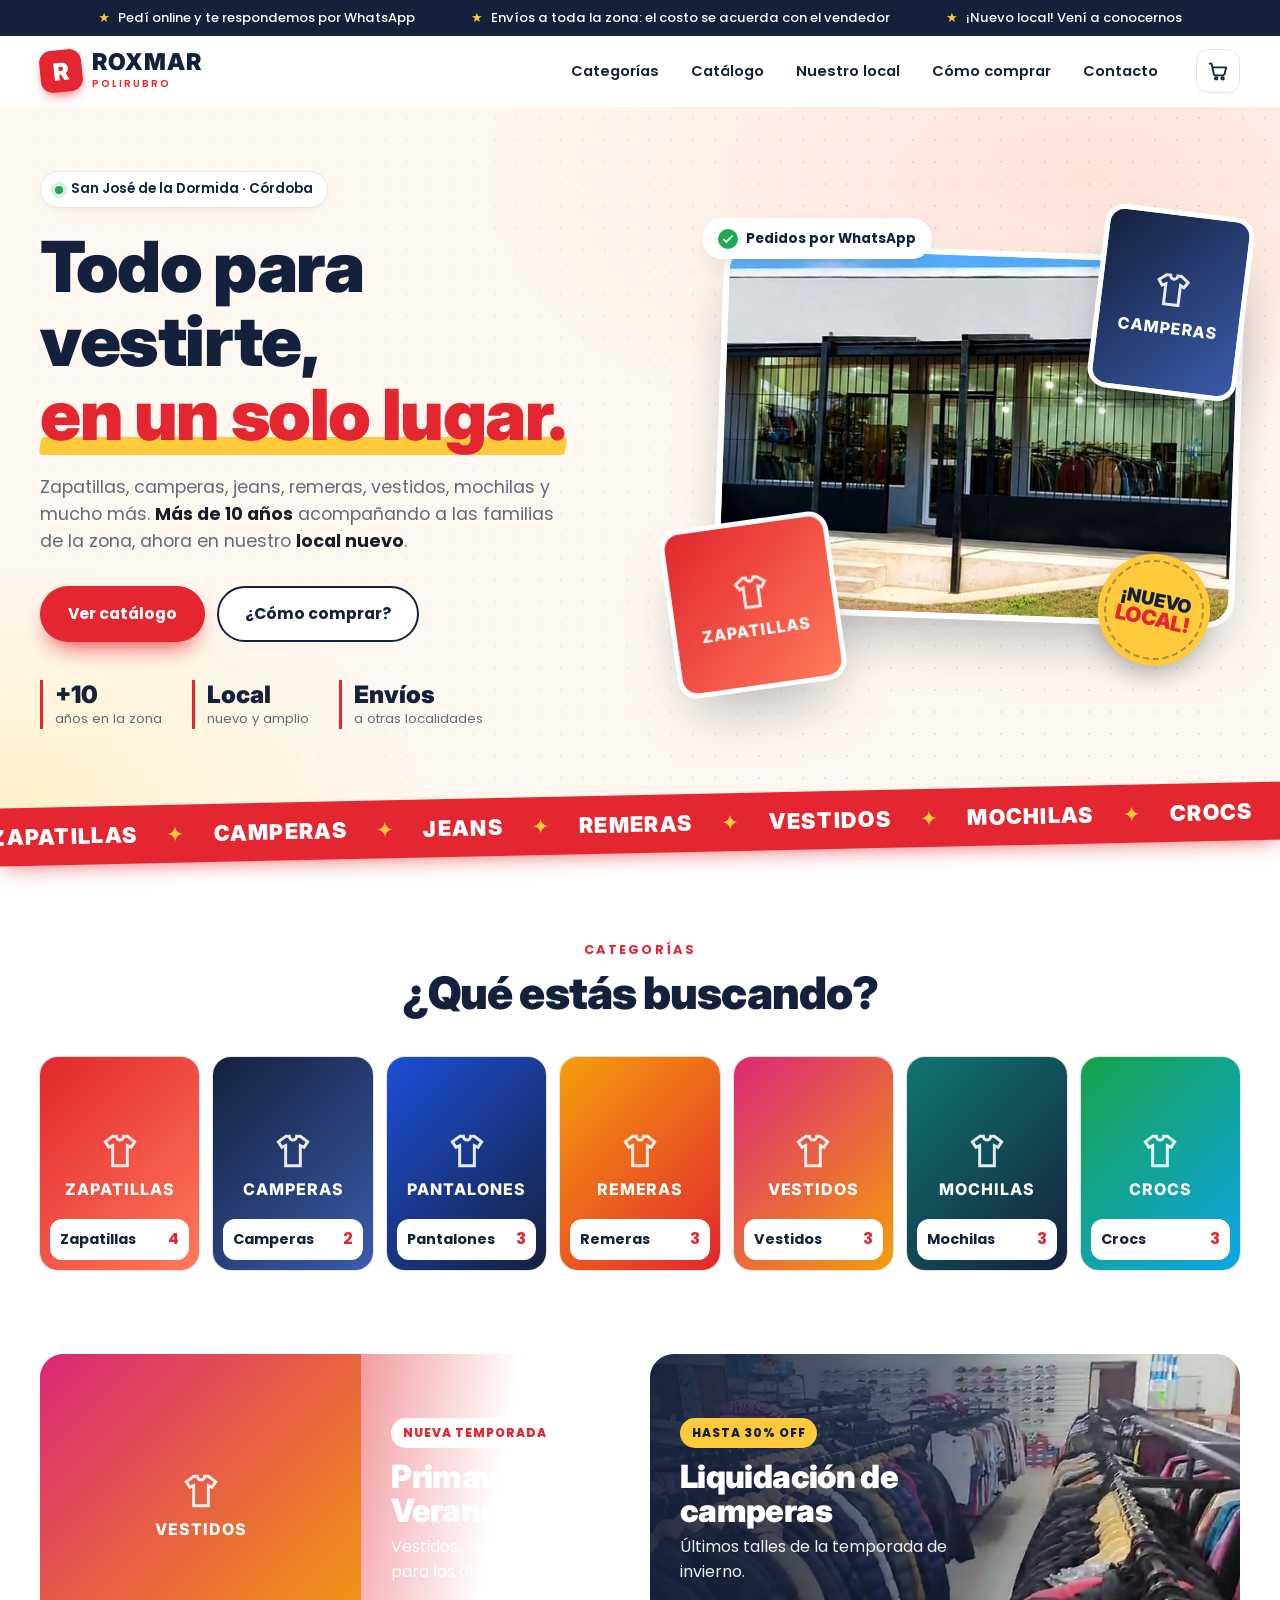
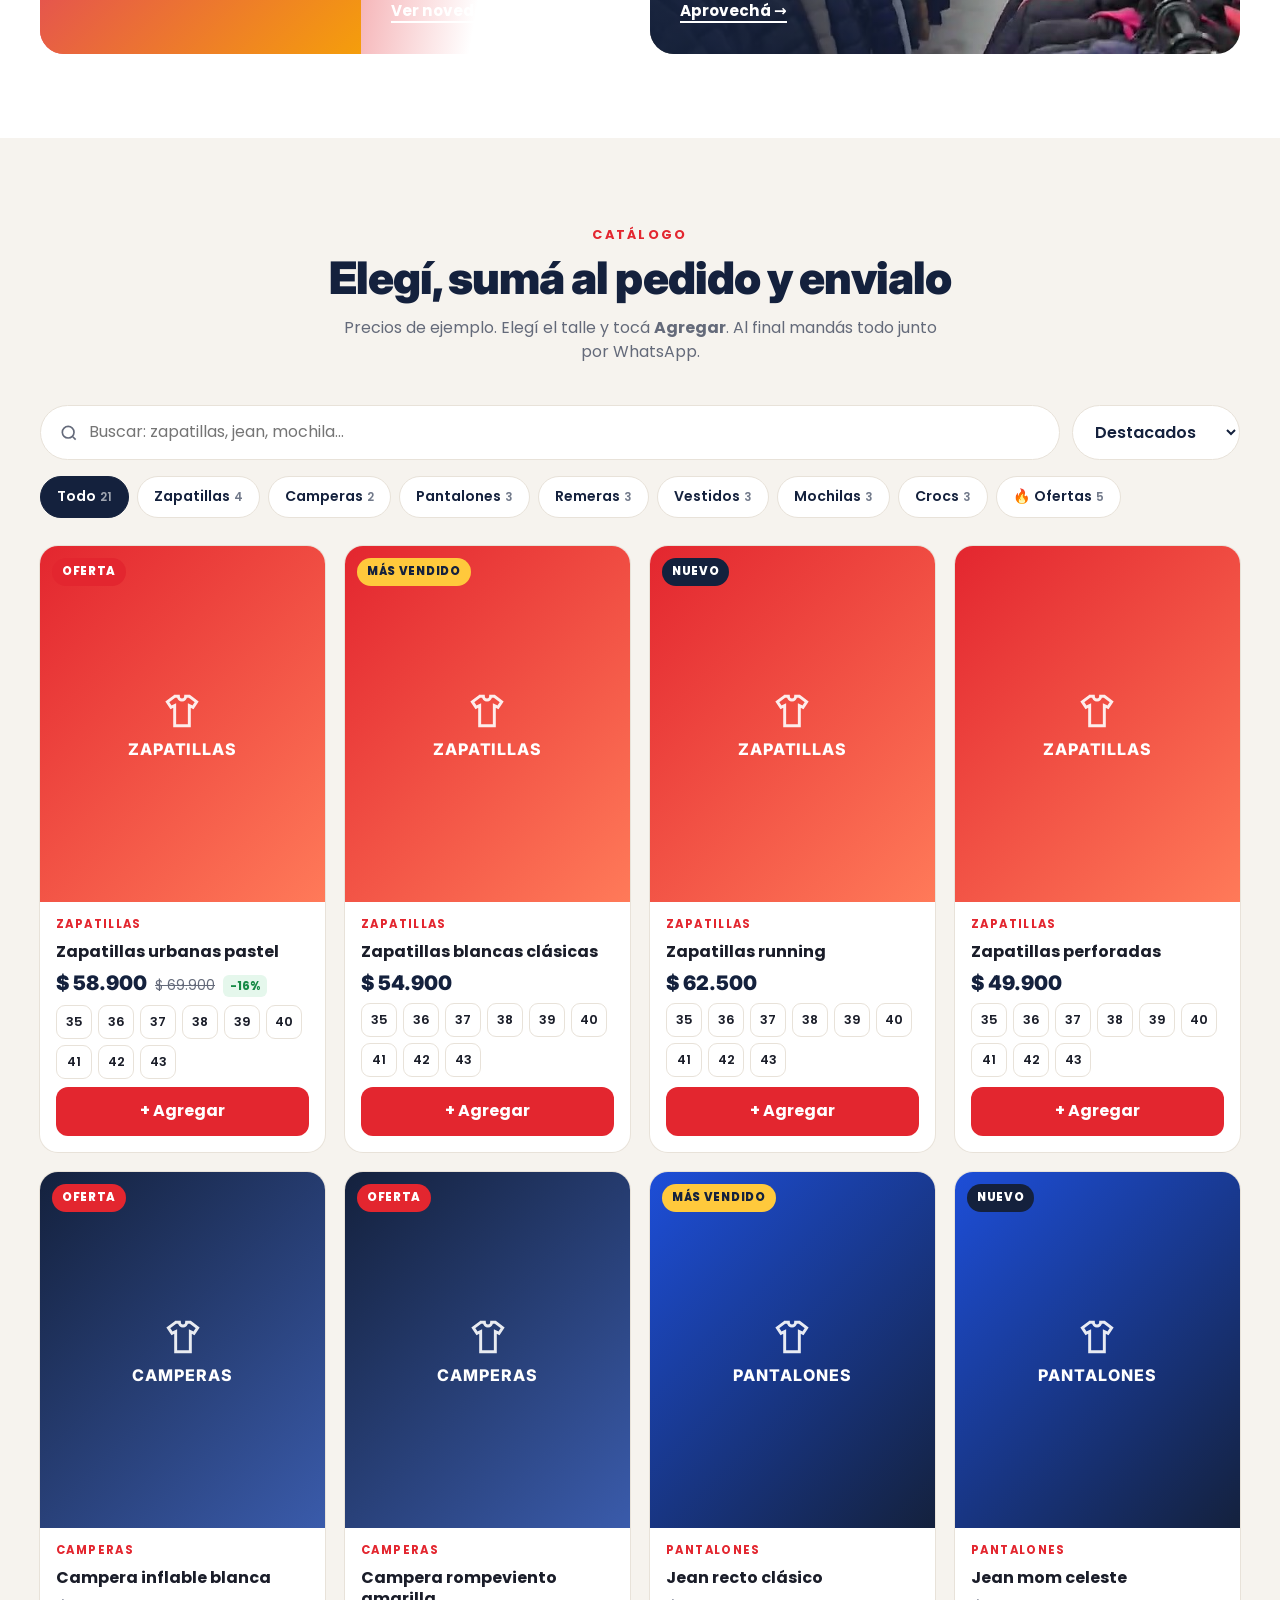
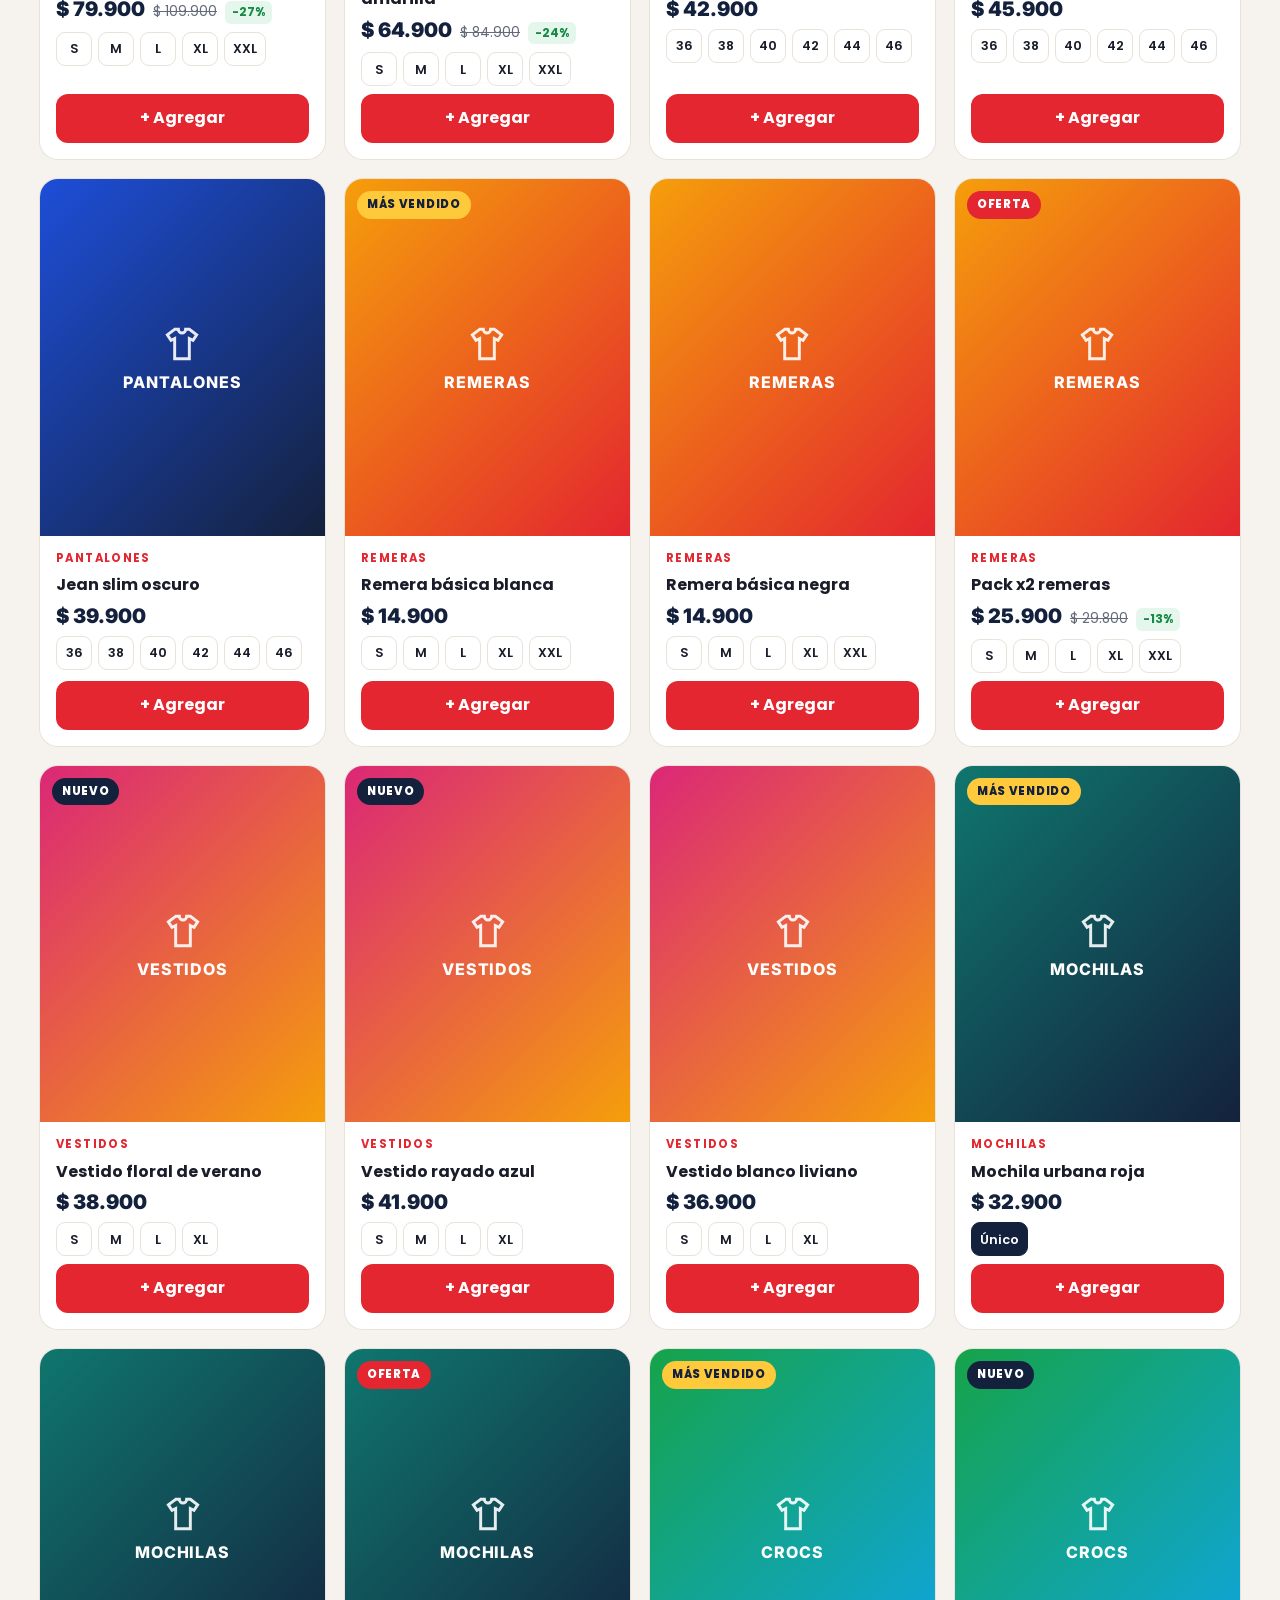
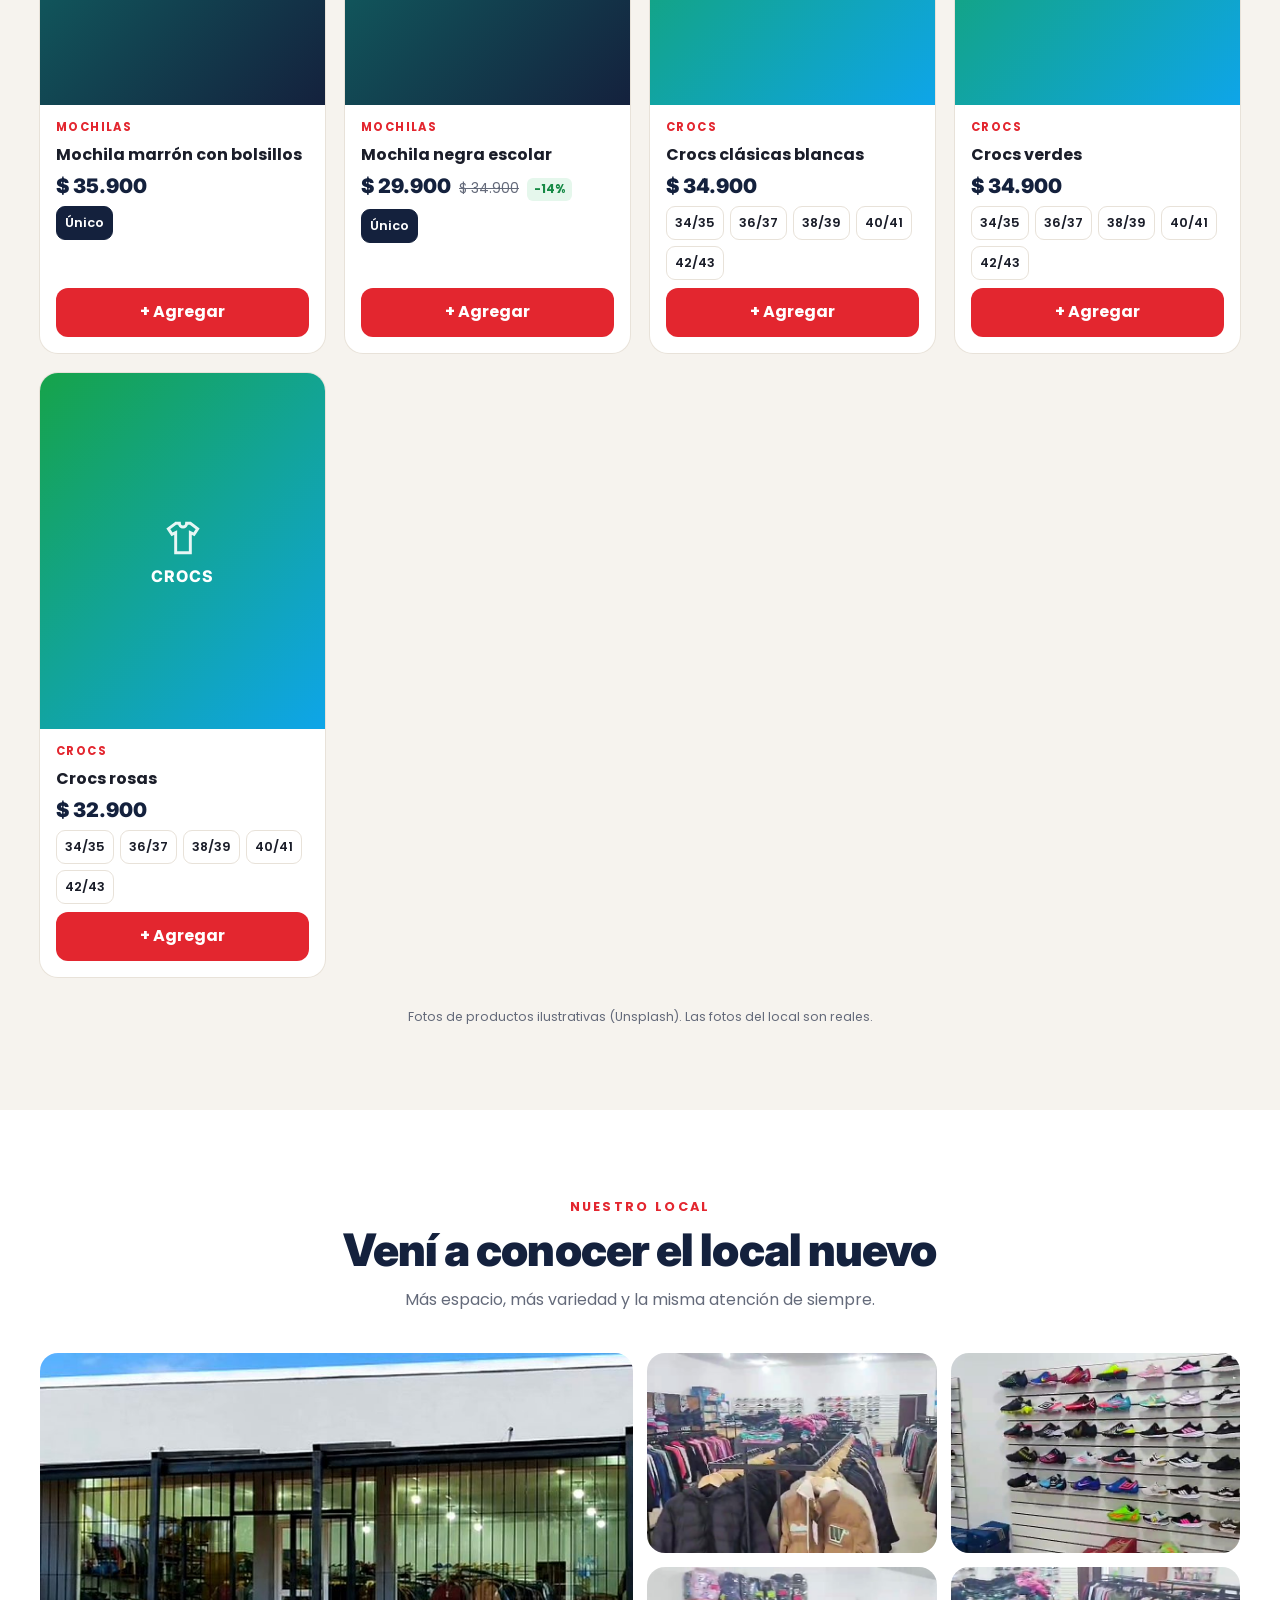
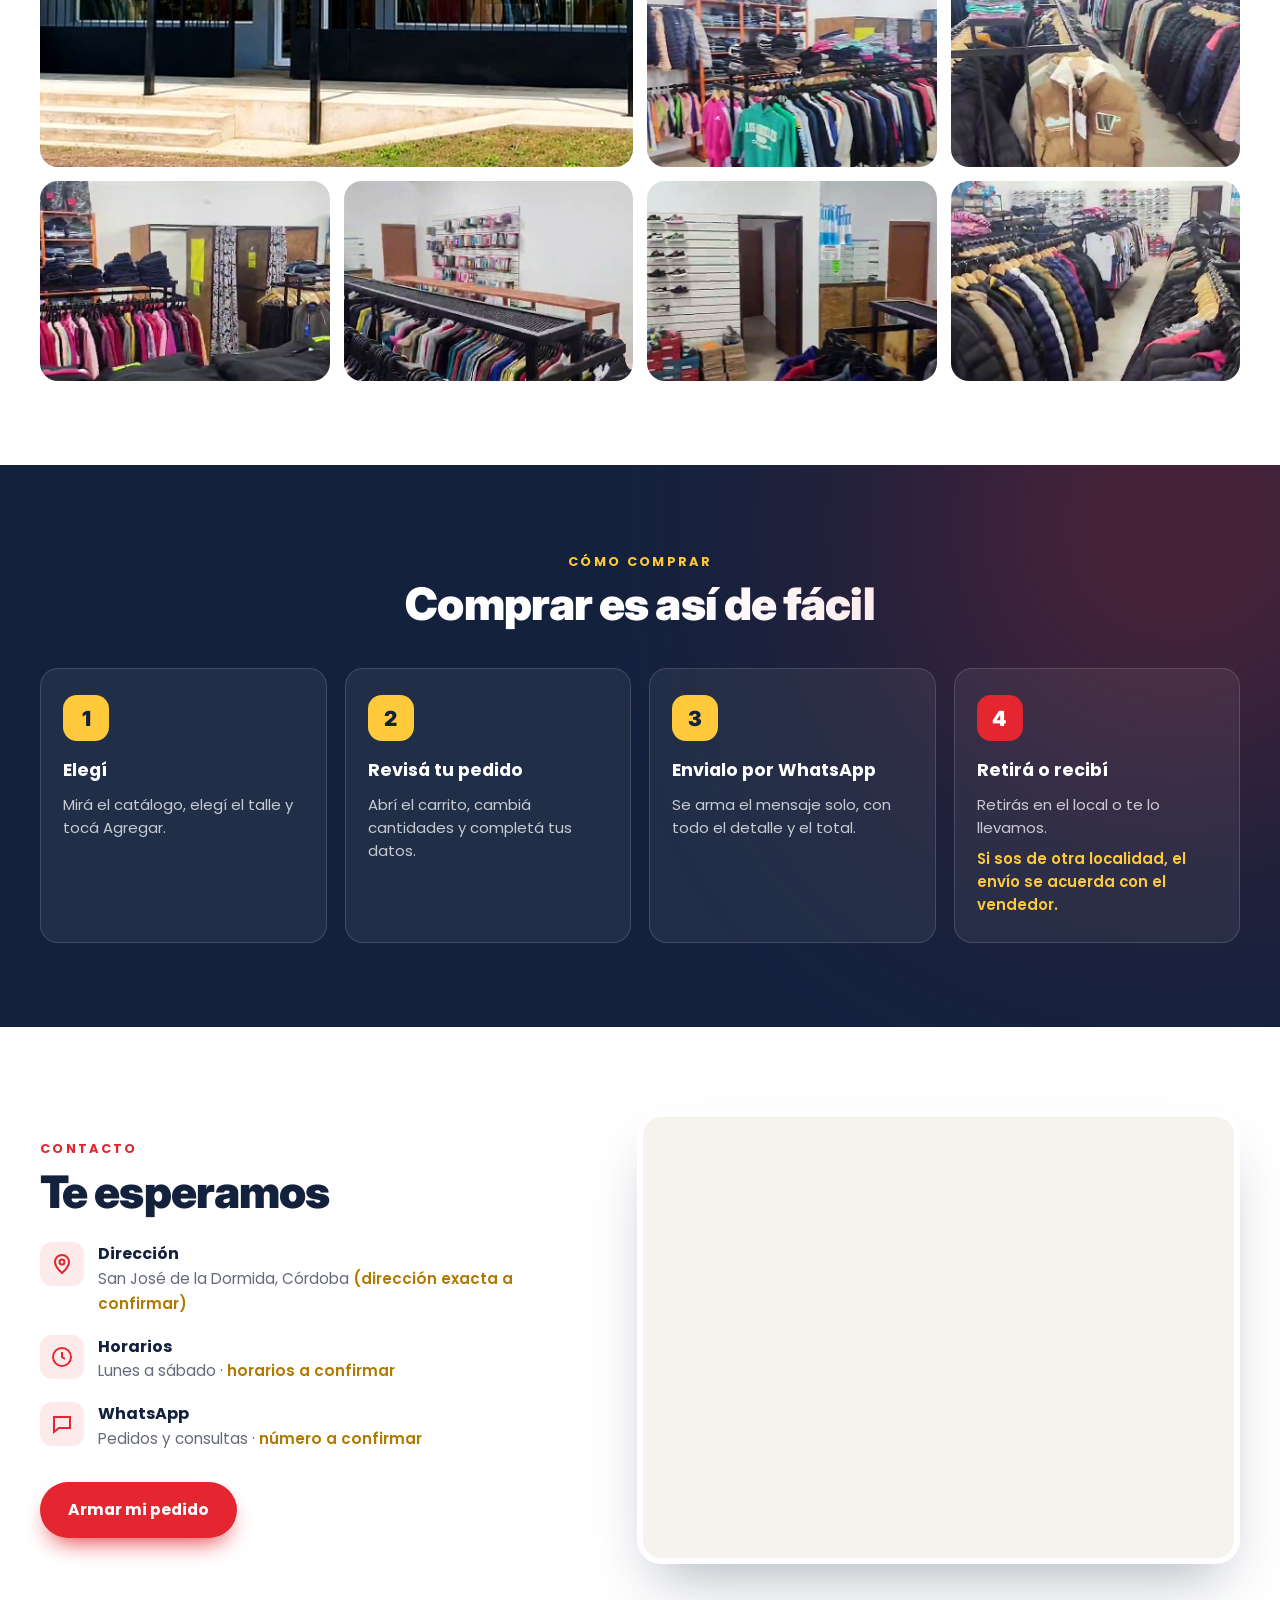
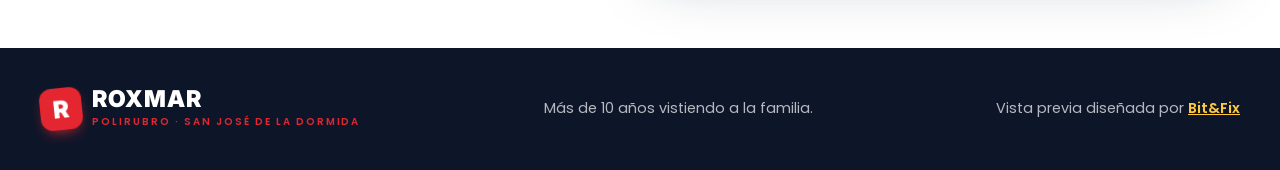
<file: demos/roxmar/index.html>
<!DOCTYPE html>
<html lang="es-AR">
<head>
  <meta charset="UTF-8">
  <meta name="viewport" content="width=device-width, initial-scale=1.0">
  <title>ROXMAR | Ropa, zapatillas y más en San José de la Dormida</title>
  <meta name="description" content="Polirubro ROXMAR: zapatillas, camperas, jeans, remeras, vestidos, mochilas y Crocs en San José de la Dormida, Córdoba. Armá tu pedido online y envialo por WhatsApp.">
  <meta name="theme-color" content="#e3262f">
  <meta property="og:type" content="website">
  <meta property="og:title" content="ROXMAR | Tu local en San José de la Dormida">
  <meta property="og:description" content="Zapatillas, camperas, jeans y mucho más. Pedí online y te respondemos por WhatsApp.">
  <meta property="og:image" content="https://bit-fix.pages.dev/demos/roxmar/img/fachada.jpg">
  <link rel="icon" href="data:image/svg+xml,%3Csvg xmlns='http://www.w3.org/2000/svg' viewBox='0 0 64 64'%3E%3Crect width='64' height='64' rx='16' fill='%23e3262f'/%3E%3Ctext x='32' y='44' font-family='Arial Black,Arial' font-weight='900' font-size='36' text-anchor='middle' fill='white'%3ER%3C/text%3E%3C/svg%3E">
  <link rel="preconnect" href="https://fonts.googleapis.com">
  <link rel="preconnect" href="https://fonts.gstatic.com" crossorigin>
  <link rel="preconnect" href="https://images.unsplash.com">
  <link href="https://fonts.googleapis.com/css2?family=Inter:wght@800;900&family=Poppins:wght@400;500;600;700;800&display=swap" rel="stylesheet">
  <link rel="stylesheet" href="style.css">
</head>
<body>
  <a class="skip" href="#catalogo">Saltar al catálogo</a>

  <!-- Barra de anuncios -->
  <div class="announce">
    <div class="announce__track">
      <span>Pedí online y te respondemos por WhatsApp</span>
      <span>Envíos a toda la zona: el costo se acuerda con el vendedor</span>
      <span>¡Nuevo local! Vení a conocernos</span>
      <span class="dup" aria-hidden="true">Pedí online y te respondemos por WhatsApp</span>
      <span class="dup" aria-hidden="true">Envíos a toda la zona: el costo se acuerda con el vendedor</span>
      <span class="dup" aria-hidden="true">¡Nuevo local! Vení a conocernos</span>
    </div>
  </div>

  <!-- Encabezado -->
  <header class="top">
    <div class="wrap top__in">
      <a href="#inicio" class="logo" aria-label="ROXMAR, ir al inicio">
        <span class="logo__mark">R</span>
        <span class="logo__txt">ROXMAR<small>Polirubro</small></span>
      </a>
      <nav class="nav" id="nav" aria-label="Principal">
        <a href="#categorias">Categorías</a>
        <a href="#catalogo">Catálogo</a>
        <a href="#local">Nuestro local</a>
        <a href="#como-comprar">Cómo comprar</a>
        <a href="#contacto">Contacto</a>
      </nav>
      <div class="top__actions">
        <button class="icon-btn cart-btn" type="button" data-open-cart aria-label="Ver mi pedido">
          <svg viewBox="0 0 24 24" aria-hidden="true"><path d="M3 4h2l2.4 11.2a2 2 0 0 0 2 1.6h7.7a2 2 0 0 0 2-1.5L21 8H6.2"/><circle cx="10" cy="20" r="1.4"/><circle cx="17" cy="20" r="1.4"/></svg>
          <span class="badge" data-cart-count hidden>0</span>
        </button>
        <button class="icon-btn menu-btn" type="button" aria-label="Abrir menú" aria-expanded="false" aria-controls="nav">
          <span></span><span></span><span></span>
        </button>
      </div>
    </div>
  </header>

  <main id="inicio">
    <!-- Portada -->
    <section class="hero">
      <div class="wrap hero__in">
        <div class="hero__txt">
          <p class="pill"><span class="dot"></span> San José de la Dormida · Córdoba</p>
          <h1>Todo para vestirte,<br><span class="hl">en un solo lugar.</span></h1>
          <p class="lead">Zapatillas, camperas, jeans, remeras, vestidos, mochilas y mucho más. <strong>Más de 10 años</strong> acompañando a las familias de la zona, ahora en nuestro <strong>local nuevo</strong>.</p>
          <div class="hero__cta">
            <a class="btn btn--red" href="#catalogo">Ver catálogo</a>
            <a class="btn btn--ghost" href="#como-comprar">¿Cómo comprar?</a>
          </div>
          <ul class="hero__stats">
            <li><b>+10</b><span>años en la zona</span></li>
            <li><b>Local</b><span>nuevo y amplio</span></li>
            <li><b>Envíos</b><span>a otras localidades</span></li>
          </ul>
        </div>
        <div class="hero__art">
          <figure class="hero__main"><img src="img/fachada.jpg" alt="Frente del nuevo local de ROXMAR" width="1080" height="528"></figure>
          <figure class="hero__card hero__card--a"><img data-src="https://images.unsplash.com/photo-1595950653106-6c9ebd614d3a?auto=format&fit=crop&w=420&h=420&q=70" alt="Zapatillas de colores" data-cat="Zapatillas"></figure>
          <figure class="hero__card hero__card--b"><img data-src="https://images.unsplash.com/photo-1706765779494-2705542ebe74?auto=format&fit=crop&w=420&h=520&q=70" alt="Campera inflable blanca" data-cat="Camperas"></figure>
          <div class="sticker"><b>¡NUEVO</b><span>LOCAL!</span></div>
          <div class="float-chip"><svg viewBox="0 0 24 24" aria-hidden="true"><path d="M20 6 9 17l-5-5"/></svg> Pedidos por WhatsApp</div>
        </div>
      </div>
    </section>

    <!-- Cinta animada -->
    <div class="marquee" aria-hidden="true">
      <div class="marquee__track">
        <span>ZAPATILLAS</span><i>✦</i><span>CAMPERAS</span><i>✦</i><span>JEANS</span><i>✦</i><span>REMERAS</span><i>✦</i><span>VESTIDOS</span><i>✦</i><span>MOCHILAS</span><i>✦</i><span>CROCS</span><i>✦</i>
        <span>ZAPATILLAS</span><i>✦</i><span>CAMPERAS</span><i>✦</i><span>JEANS</span><i>✦</i><span>REMERAS</span><i>✦</i><span>VESTIDOS</span><i>✦</i><span>MOCHILAS</span><i>✦</i><span>CROCS</span><i>✦</i>
      </div>
    </div>

    <!-- Categorías -->
    <section class="sec" id="categorias">
      <div class="wrap">
        <header class="head">
          <p class="kicker">Categorías</p>
          <h2>¿Qué estás buscando?</h2>
        </header>
        <div class="cats" id="cats"></div>
      </div>
    </section>

    <!-- Promociones -->
    <section class="sec sec--tight">
      <div class="wrap promos">
        <a class="promo promo--a" href="#catalogo" data-filter="Vestidos">
          <img data-src="https://images.unsplash.com/photo-1602303894456-398ce544d90b?auto=format&fit=crop&w=900&h=700&q=70" alt="Vestido floral de temporada" data-cat="Vestidos">
          <div class="promo__txt"><span class="tag">Nueva temporada</span><h3>Primavera · Verano</h3><p>Vestidos, remeras y Crocs para los días de calor.</p><b>Ver novedades →</b></div>
        </a>
        <a class="promo promo--b" href="#catalogo" data-filter="Camperas">
          <img src="img/local-abrigos.jpg" alt="Camperas en el local de ROXMAR" loading="lazy">
          <div class="promo__txt"><span class="tag tag--yellow">Hasta 30% OFF</span><h3>Liquidación de camperas</h3><p>Últimos talles de la temporada de invierno.</p><b>Aprovechá →</b></div>
        </a>
      </div>
    </section>

    <!-- Catálogo -->
    <section class="sec sec--soft" id="catalogo">
      <div class="wrap">
        <header class="head">
          <p class="kicker">Catálogo</p>
          <h2>Elegí, sumá al pedido y envialo</h2>
          <p class="sub">Precios de ejemplo. Elegí el talle y tocá <b>Agregar</b>. Al final mandás todo junto por WhatsApp.</p>
        </header>
        <div class="toolbar">
          <label class="search">
            <svg viewBox="0 0 24 24" aria-hidden="true"><circle cx="11" cy="11" r="7"/><path d="m20 20-3.5-3.5"/></svg>
            <input type="search" id="q" placeholder="Buscar: zapatillas, jean, mochila…" aria-label="Buscar productos">
          </label>
          <select id="sort" aria-label="Ordenar">
            <option value="rel">Destacados</option>
            <option value="asc">Menor precio</option>
            <option value="desc">Mayor precio</option>
          </select>
        </div>
        <div class="chips" id="chips" role="tablist" aria-label="Filtrar por categoría"></div>
        <div class="grid" id="grid"></div>
        <p class="empty" id="empty" hidden>No encontramos productos con esa búsqueda. Probá con otra palabra o escribinos por WhatsApp.</p>
        <p class="credits">Fotos de productos ilustrativas (Unsplash). Las fotos del local son reales.</p>
      </div>
    </section>

    <!-- Nuestro local -->
    <section class="sec" id="local">
      <div class="wrap">
        <header class="head">
          <p class="kicker">Nuestro local</p>
          <h2>Vení a conocer el local nuevo</h2>
          <p class="sub">Más espacio, más variedad y la misma atención de siempre.</p>
        </header>
        <div class="gallery" id="gallery">
          <button class="g g--wide" data-full="img/fachada.jpg"><img src="img/fachada.jpg" alt="Frente del local" loading="lazy"></button>
          <button class="g" data-full="img/local-salon.jpg"><img src="img/local-salon.jpg" alt="Salón principal con percheros" loading="lazy"></button>
          <button class="g" data-full="img/local-pared-zapatillas.jpg"><img src="img/local-pared-zapatillas.jpg" alt="Pared de zapatillas" loading="lazy"></button>
          <button class="g" data-full="img/local-colores.jpg"><img src="img/local-colores.jpg" alt="Buzos y camperas de colores" loading="lazy"></button>
          <button class="g" data-full="img/local-camperas.jpg"><img src="img/local-camperas.jpg" alt="Camperas de invierno" loading="lazy"></button>
          <button class="g" data-full="img/local-jeans.jpg"><img src="img/local-jeans.jpg" alt="Jeans y ropa doblada" loading="lazy"></button>
          <button class="g" data-full="img/local-accesorios.jpg"><img src="img/local-accesorios.jpg" alt="Accesorios y percheros" loading="lazy"></button>
          <button class="g" data-full="img/local-zapatillas.jpg"><img src="img/local-zapatillas.jpg" alt="Exhibidor de zapatillas" loading="lazy"></button>
          <button class="g" data-full="img/local-abrigos.jpg"><img src="img/local-abrigos.jpg" alt="Abrigos de temporada" loading="lazy"></button>
        </div>
      </div>
    </section>

    <!-- Cómo comprar -->
    <section class="sec sec--dark" id="como-comprar">
      <div class="wrap">
        <header class="head head--light">
          <p class="kicker">Cómo comprar</p>
          <h2>Comprar es así de fácil</h2>
        </header>
        <ol class="steps">
          <li><span class="n">1</span><b>Elegí</b><p>Mirá el catálogo, elegí el talle y tocá Agregar.</p></li>
          <li><span class="n">2</span><b>Revisá tu pedido</b><p>Abrí el carrito, cambiá cantidades y completá tus datos.</p></li>
          <li><span class="n">3</span><b>Envialo por WhatsApp</b><p>Se arma el mensaje solo, con todo el detalle y el total.</p></li>
          <li><span class="n">4</span><b>Retirá o recibí</b><p>Retirás en el local o te lo llevamos. <em>Si sos de otra localidad, el envío se acuerda con el vendedor.</em></p></li>
        </ol>
      </div>
    </section>

    <!-- Contacto -->
    <section class="sec" id="contacto">
      <div class="wrap contact">
        <div>
          <p class="kicker">Contacto</p>
          <h2>Te esperamos</h2>
          <ul class="info">
            <li><svg viewBox="0 0 24 24" aria-hidden="true"><path d="M12 21s-7-6.2-7-11a7 7 0 0 1 14 0c0 4.8-7 11-7 11z"/><circle cx="12" cy="10" r="2.5"/></svg><div><b>Dirección</b><span>San José de la Dormida, Córdoba <em>(dirección exacta a confirmar)</em></span></div></li>
            <li><svg viewBox="0 0 24 24" aria-hidden="true"><circle cx="12" cy="12" r="9"/><path d="M12 7v5l3 2"/></svg><div><b>Horarios</b><span>Lunes a sábado · <em>horarios a confirmar</em></span></div></li>
            <li><svg viewBox="0 0 24 24" aria-hidden="true"><path d="M4 5h16v11H9l-5 4z"/></svg><div><b>WhatsApp</b><span>Pedidos y consultas · <em>número a confirmar</em></span></div></li>
          </ul>
          <a class="btn btn--red" href="#catalogo">Armar mi pedido</a>
        </div>
        <div class="map"><iframe title="Mapa de San José de la Dormida" src="https://www.google.com/maps?q=San%20Jos%C3%A9%20de%20la%20Dormida%2C%20C%C3%B3rdoba&amp;output=embed" loading="lazy" referrerpolicy="no-referrer-when-downgrade"></iframe></div>
      </div>
    </section>
  </main>

  <footer class="foot">
    <div class="wrap foot__in">
      <div class="logo logo--foot"><span class="logo__mark">R</span><span class="logo__txt">ROXMAR<small>Polirubro · San José de la Dormida</small></span></div>
      <p>Más de 10 años vistiendo a la familia.</p>
      <p class="foot__by">Vista previa diseñada por <a href="../../" target="_blank" rel="noopener">Bit&amp;Fix</a></p>
    </div>
  </footer>

  <!-- Botón flotante del pedido (celular) -->
  <button class="cart-fab" type="button" data-open-cart hidden>
    <span>Ver mi pedido</span><b data-cart-total>$ 0</b>
  </button>

  <!-- Carrito -->
  <div class="drawer" id="drawer" aria-hidden="true">
    <div class="drawer__bg" data-close-cart></div>
    <aside class="drawer__panel" role="dialog" aria-modal="true" aria-labelledby="drawer-title">
      <header class="drawer__head">
        <h3 id="drawer-title">Mi pedido</h3>
        <button class="icon-btn" type="button" data-close-cart aria-label="Cerrar">✕</button>
      </header>
      <div class="drawer__body">
        <ul class="lines" id="lines"></ul>
        <div class="drawer__empty" id="drawer-empty">
          <p>Tu pedido está vacío.</p>
          <button class="btn btn--ghost" type="button" data-close-cart>Seguir mirando</button>
        </div>
        <form class="checkout" id="checkout" novalidate>
          <div class="total"><span>Total</span><b data-cart-total>$ 0</b></div>
          <label for="c-nombre">Tu nombre</label>
          <input id="c-nombre" name="nombre" autocomplete="name" placeholder="Ej.: Lucía Pérez" required>
          <fieldset class="ship">
            <legend>¿Cómo lo recibís?</legend>
            <label class="opt"><input type="radio" name="entrega" value="retiro" checked><span><b>Retiro en el local</b><small>San José de la Dormida</small></span></label>
            <label class="opt"><input type="radio" name="entrega" value="local"><span><b>Envío en San José de la Dormida</b><small>Coordinamos día y horario</small></span></label>
            <label class="opt"><input type="radio" name="entrega" value="otra"><span><b>Soy de otra localidad</b><small>El envío se acuerda con el vendedor</small></span></label>
          </fieldset>
          <div class="other" id="other" hidden>
            <label for="c-loc">¿De qué localidad sos?</label>
            <input id="c-loc" name="localidad" placeholder="Ej.: Jesús María, Deán Funes, Villa del Totoral…">
            <p class="note">El costo y la forma de envío los acordás directamente con el vendedor por WhatsApp.</p>
          </div>
          <label for="c-pago">Forma de pago</label>
          <select id="c-pago" name="pago">
            <option>Efectivo</option><option>Transferencia</option><option>Tarjeta</option><option>A acordar</option>
          </select>
          <label for="c-com">Comentario (opcional)</label>
          <textarea id="c-com" name="comentario" rows="2" placeholder="Ej.: ¿lo tienen en otro color?"></textarea>
          <p class="err" id="err" hidden></p>
          <button class="btn btn--wa btn--block" type="submit">
            <svg viewBox="0 0 24 24" aria-hidden="true"><path d="M4 5h16v11H9l-5 4z"/></svg>
            Enviar pedido por WhatsApp
          </button>
        </form>
      </div>
    </aside>
  </div>

  <!-- Vista previa del mensaje -->
  <div class="modal" id="modal" aria-hidden="true">
    <div class="modal__box" role="dialog" aria-modal="true" aria-labelledby="modal-title">
      <h3 id="modal-title">Así le llega el pedido a ROXMAR</h3>
      <p class="muted" id="modal-note"></p>
      <div class="chat"><div class="bubble" id="bubble"></div></div>
      <div class="modal__actions">
        <a class="btn btn--wa btn--block" id="wa-go" target="_blank" rel="noopener">Abrir WhatsApp</a>
        <button class="btn btn--ghost btn--block" type="button" data-close-modal>Volver</button>
      </div>
    </div>
  </div>

  <!-- Visor de fotos -->
  <div class="lightbox" id="lightbox" aria-hidden="true"><button class="icon-btn" type="button" aria-label="Cerrar">✕</button><img alt=""></div>

  <div class="toast" id="toast" role="status" aria-live="polite"></div>

  <script src="app.js"></script>
</body>
</html>
</file>
<file: demos/roxmar/style.css>
/* ROXMAR — tienda online con pedido por WhatsApp (Bit&Fix) */
:root{
  --red:#e3262f; --red-d:#b8141c; --navy:#14213d; --navy-2:#1f3160;
  --yellow:#ffc93c; --cream:#fff8f0; --soft:#f6f3ee; --ink:#1a1d29; --muted:#646a7a;
  --line:#e8e2d9; --white:#fff; --wa:#1fa855; --wa-d:#168a45;
  --r:18px; --r-sm:12px; --sh:0 10px 30px -12px rgba(20,33,61,.25); --sh-lg:0 30px 60px -20px rgba(20,33,61,.35);
  --f-h:"Inter","Poppins",system-ui,sans-serif; --f-b:"Poppins",system-ui,-apple-system,"Segoe UI",sans-serif;
}
*,*::before,*::after{box-sizing:border-box}
html{scroll-behavior:smooth;scroll-padding-top:80px}
body{margin:0;font-family:var(--f-b);color:var(--ink);background:var(--white);line-height:1.55;-webkit-font-smoothing:antialiased;overflow-x:hidden}
img{max-width:100%;display:block}
main{overflow-x:clip}
a{color:inherit}
button{font:inherit;cursor:pointer}
h1,h2,h3{font-family:var(--f-h);line-height:1.05;letter-spacing:-.02em;margin:0}
.wrap{width:min(1200px,100% - 32px);margin-inline:auto}
.skip{position:absolute;left:-999px;top:8px;background:var(--navy);color:#fff;padding:8px 14px;border-radius:8px;z-index:200}
.skip:focus{left:8px}
:focus-visible{outline:3px solid var(--yellow);outline-offset:2px}
@media (prefers-reduced-motion:reduce){*{animation:none!important;transition:none!important;scroll-behavior:auto!important}}

/* Anuncios */
.announce{background:var(--navy);color:#fff;font-size:.82rem;font-weight:500;overflow:hidden;white-space:nowrap}
.announce__track{display:flex;gap:56px;justify-content:center;padding:8px 16px}
.announce__track span::before{content:"★";color:var(--yellow);margin-right:8px}
@media (max-width:860px){.announce__track{justify-content:flex-start;animation:slide 22s linear infinite;width:max-content}}
.announce__track .dup{display:none}
@media (max-width:860px){.announce__track .dup{display:inline}}
@keyframes slide{to{transform:translateX(-50%)}}

/* Header */
.top{position:sticky;top:0;z-index:50;background:rgba(255,255,255,.9);backdrop-filter:saturate(1.6) blur(12px);-webkit-backdrop-filter:saturate(1.6) blur(12px);border-bottom:1px solid transparent;transition:border-color .2s,box-shadow .2s}
.top.scrolled{border-color:var(--line);box-shadow:0 6px 20px -14px rgba(0,0,0,.3)}
.top__in{display:flex;align-items:center;gap:24px;height:70px}
.logo{display:flex;align-items:center;gap:10px;text-decoration:none}
.logo__mark{width:42px;height:42px;border-radius:12px;background:var(--red);color:#fff;display:grid;place-items:center;font:900 1.5rem var(--f-h);box-shadow:0 6px 14px -6px var(--red);transform:rotate(-6deg)}
.logo__txt{font:900 1.45rem/1 var(--f-h);letter-spacing:.04em;color:var(--navy);display:flex;flex-direction:column}
.logo__txt small{font:600 .62rem var(--f-b);letter-spacing:.2em;text-transform:uppercase;color:var(--red);margin-top:3px}
.nav{display:flex;gap:4px;margin-left:auto}
.nav a{text-decoration:none;font-weight:600;font-size:.92rem;padding:8px 14px;border-radius:999px;color:var(--navy);transition:background .2s}
.nav a:hover{background:var(--soft)}
.top__actions{display:flex;gap:8px;align-items:center}
.icon-btn{width:44px;height:44px;border-radius:12px;border:1px solid var(--line);background:#fff;display:grid;place-items:center;position:relative;color:var(--navy);font-size:1.1rem}
.icon-btn svg{width:22px;height:22px;fill:none;stroke:currentColor;stroke-width:2;stroke-linecap:round;stroke-linejoin:round}
.icon-btn:hover{border-color:var(--navy)}
.badge{position:absolute;top:-6px;right:-6px;min-width:22px;height:22px;padding:0 6px;border-radius:999px;background:var(--red);color:#fff;font-size:.72rem;font-weight:700;display:grid;place-items:center;border:2px solid #fff}
.badge[hidden]{display:none}
.badge.pop{animation:pop .4s}
@keyframes pop{50%{transform:scale(1.35)}}
.menu-btn{display:none;gap:4px;align-content:center}
.menu-btn span{display:block;width:18px;height:2px;background:var(--navy);border-radius:2px;transition:.25s}
@media (max-width:860px){
  .menu-btn{display:grid}
  .nav{position:absolute;top:70px;left:0;right:0;flex-direction:column;background:#fff;padding:12px 16px 20px;border-bottom:1px solid var(--line);box-shadow:var(--sh);transform:translateY(-8px);opacity:0;pointer-events:none;transition:.25s}
  .nav.open{transform:none;opacity:1;pointer-events:auto}
  .nav a{padding:12px 14px;font-size:1rem}
  .menu-btn[aria-expanded="true"] span:nth-child(1){transform:translateY(6px) rotate(45deg)}
  .menu-btn[aria-expanded="true"] span:nth-child(2){opacity:0}
  .menu-btn[aria-expanded="true"] span:nth-child(3){transform:translateY(-6px) rotate(-45deg)}
}

/* Botones */
.btn{display:inline-flex;align-items:center;justify-content:center;gap:8px;padding:14px 26px;border-radius:999px;font-weight:700;font-size:.98rem;text-decoration:none;border:2px solid transparent;transition:transform .15s,box-shadow .2s,background .2s}
.btn svg{width:20px;height:20px;fill:none;stroke:currentColor;stroke-width:2}
.btn:hover{transform:translateY(-2px)}
.btn--red{background:var(--red);color:#fff;box-shadow:0 12px 24px -10px var(--red)}
.btn--red:hover{background:var(--red-d)}
.btn--ghost{background:#fff;color:var(--navy);border-color:var(--navy)}
.btn--wa{background:var(--wa);color:#fff;box-shadow:0 12px 24px -12px var(--wa)}
.btn--wa:hover{background:var(--wa-d)}
.btn--block{width:100%}

/* Hero */
.hero{position:relative;background:radial-gradient(1000px 500px at 85% 10%,#ffe3d9 0,transparent 60%),radial-gradient(700px 400px at 0% 100%,#fff1c9 0,transparent 60%),var(--cream);overflow:hidden}
.hero::after{content:"";position:absolute;inset:0;background-image:radial-gradient(rgba(20,33,61,.08) 1.2px,transparent 1.2px);background-size:22px 22px;mask-image:linear-gradient(90deg,transparent,#000 60%);-webkit-mask-image:linear-gradient(90deg,transparent,#000 60%);pointer-events:none}
.hero__in{position:relative;z-index:1;display:grid;grid-template-columns:1.05fr 1fr;gap:48px;align-items:center;padding:64px 0 80px}
.pill{display:inline-flex;align-items:center;gap:8px;background:#fff;border:1px solid var(--line);padding:7px 14px;border-radius:999px;font-size:.84rem;font-weight:600;color:var(--navy);margin:0 0 22px;box-shadow:0 4px 14px -8px rgba(0,0,0,.2)}
.dot{width:8px;height:8px;border-radius:50%;background:var(--wa);box-shadow:0 0 0 4px rgba(31,168,85,.18);animation:blink 2s infinite}
@keyframes blink{50%{box-shadow:0 0 0 8px rgba(31,168,85,0)}}
.hero h1{font-size:clamp(2.5rem,5.6vw,4.4rem);font-weight:900;color:var(--navy)}
.hl{color:var(--red);position:relative;white-space:nowrap}
.hl::after{content:"";position:absolute;left:0;right:0;bottom:.02em;height:.26em;background:var(--yellow);z-index:-1;border-radius:4px;transform:skew(-8deg)}
.lead{font-size:1.1rem;color:var(--muted);max-width:520px;margin:22px 0 30px}
.lead strong{color:var(--ink)}
.hero__cta{display:flex;gap:12px;flex-wrap:wrap}
.hero__stats{list-style:none;padding:0;margin:38px 0 0;display:flex;gap:30px;flex-wrap:wrap}
.hero__stats li{display:flex;flex-direction:column;border-left:3px solid var(--red);padding-left:12px}
.hero__stats b{font:900 1.5rem var(--f-h);color:var(--navy)}
.hero__stats span{font-size:.82rem;color:var(--muted)}
.hero__art{position:relative;min-height:480px}
.hero__art figure{margin:0;position:absolute;overflow:hidden;background:var(--soft)}
.hero__art img{width:100%;height:100%;object-fit:cover}
.hero__main{inset:40px 0 70px 40px;border-radius:28px;box-shadow:var(--sh-lg);border:6px solid #fff;transform:rotate(2deg)}
.hero__card{border-radius:20px;border:5px solid #fff;box-shadow:var(--sh-lg);animation:float 6s ease-in-out infinite}
.hero__card--a{width:170px;height:170px;left:-10px;bottom:0;transform:rotate(-8deg)}
.hero__card--b{width:150px;height:185px;right:-6px;top:0;animation-delay:-3s;--rot:7deg;transform:rotate(7deg)}
@keyframes float{50%{translate:0 -10px}}
.sticker{position:absolute;right:30px;bottom:24px;width:112px;height:112px;border-radius:50%;background:var(--yellow);color:var(--navy);display:grid;place-content:center;text-align:center;font-family:var(--f-h);line-height:1;transform:rotate(12deg);box-shadow:0 14px 30px -10px rgba(0,0,0,.35);animation:spin 14s linear infinite}
.sticker b{font-size:1.15rem;font-weight:900}.sticker span{font-size:1.3rem;font-weight:900;color:var(--red)}
.sticker::before{content:"";position:absolute;inset:6px;border-radius:50%;border:2px dashed rgba(20,33,61,.35)}
@keyframes spin{0%,100%{transform:rotate(12deg) scale(1)}50%{transform:rotate(-4deg) scale(1.06)}}
.float-chip{position:absolute;left:24px;top:8px;background:#fff;border-radius:999px;padding:10px 16px;font-weight:700;font-size:.85rem;display:flex;gap:8px;align-items:center;box-shadow:var(--sh);color:var(--navy)}
.float-chip svg{width:20px;height:20px;padding:3px;border-radius:50%;background:var(--wa);fill:none;stroke:#fff;stroke-width:3}
@media (max-width:900px){
  .hero__in{grid-template-columns:1fr;padding:40px 0 56px;gap:28px}
  .hero__art{min-height:330px}
  .hero__main{inset:30px 10px 50px 20px}
  .hero__card--a{width:120px;height:120px;left:-4px}
  .hero__card--b{width:110px;height:135px}
  .sticker{width:90px;height:90px;right:14px;bottom:12px}
  .hero__cta .btn{flex:1 1 auto;padding-inline:18px}
  .hero__stats{gap:14px;flex-wrap:nowrap;margin-top:30px}
  .hero__stats li{padding-left:9px}
  .hero__stats b{font-size:1.15rem}
  .hero__stats span{font-size:.72rem;line-height:1.3}
  .sticker b{font-size:.95rem}.sticker span{font-size:1.05rem}
}

/* Cinta */
.marquee{background:var(--red);color:#fff;overflow:hidden;padding:16px 0;transform:rotate(-1.2deg);margin:-14px -10px 0;position:relative;z-index:2;box-shadow:0 10px 24px -14px var(--red)}
.marquee__track{display:flex;gap:28px;width:max-content;animation:slide 30s linear infinite;font:900 1.35rem var(--f-h);letter-spacing:.06em}
.marquee i{color:var(--yellow);font-style:normal}

/* Secciones */
.sec{padding:84px 0}
.sec--tight{padding:0 0 84px}
.sec--soft{background:var(--soft)}
.sec--dark{background:var(--navy);color:#fff;position:relative;overflow:hidden}
.sec--dark::before{content:"";position:absolute;width:520px;height:520px;border-radius:50%;background:var(--red);filter:blur(140px);opacity:.35;right:-160px;top:-200px}
.head{text-align:center;margin-bottom:40px}
.kicker{display:inline-block;font-weight:700;font-size:.8rem;letter-spacing:.18em;text-transform:uppercase;color:var(--red);margin:0 0 10px}
.head h2,.contact h2{font-size:clamp(1.9rem,3.6vw,2.8rem);font-weight:900;color:var(--navy)}
.head--light h2{color:#fff}.head--light .kicker{color:var(--yellow)}
.sub{color:var(--muted);max-width:620px;margin:14px auto 0}

/* Categorías */
.cats{display:grid;grid-template-columns:repeat(7,1fr);gap:14px}
.cat{border:0;background:#fff;padding:0;border-radius:var(--r);overflow:hidden;text-align:left;box-shadow:0 0 0 1px var(--line);transition:transform .2s,box-shadow .2s;position:relative}
.cat:hover{transform:translateY(-5px);box-shadow:var(--sh)}
.cat__img{aspect-ratio:3/4;overflow:hidden;background:var(--soft)}
.cat__img img{width:100%;height:100%;object-fit:cover;transition:transform .5s}
.cat:hover .cat__img img{transform:scale(1.08)}
.cat__name{position:absolute;left:10px;right:10px;bottom:10px;background:#fff;border-radius:12px;padding:8px 10px;font-weight:700;font-size:.9rem;color:var(--navy);display:flex;justify-content:space-between;align-items:center}
.cat__name span{color:var(--red);font-size:1rem}
@media (max-width:1000px){.cats{grid-template-columns:repeat(4,1fr)}}
@media (max-width:600px){.cats{display:flex;overflow-x:auto;scroll-snap-type:x mandatory;margin:0 -16px;padding:4px 16px 12px}.cat{flex:0 0 42%;scroll-snap-align:start}}

/* Promos */
.promos{display:grid;grid-template-columns:1fr 1fr;gap:20px}
.promo{position:relative;border-radius:24px;overflow:hidden;min-height:300px;text-decoration:none;color:#fff;display:flex;align-items:flex-end;isolation:isolate}
.promo img{position:absolute;inset:0;width:100%;height:100%;object-fit:cover;z-index:-2;transition:transform .6s}
.promo:hover img{transform:scale(1.05)}
.promo::before{content:"";position:absolute;inset:0;z-index:-1}
.promo--a::before{background:linear-gradient(100deg,rgba(227,38,47,.92) 0,rgba(227,38,47,.55) 45%,transparent 75%)}
.promo--b::before{background:linear-gradient(100deg,rgba(20,33,61,.94) 0,rgba(20,33,61,.6) 45%,transparent 80%)}
.promo__txt{padding:30px;max-width:340px}
.promo h3{font-size:2rem;font-weight:900;margin:12px 0 8px}
.promo p{margin:0 0 14px;opacity:.92}
.promo b{font-size:.95rem;border-bottom:2px solid currentColor}
.tag{display:inline-block;background:#fff;color:var(--red);font-weight:800;font-size:.75rem;letter-spacing:.08em;text-transform:uppercase;padding:6px 12px;border-radius:999px}
.tag--yellow{background:var(--yellow);color:var(--navy)}
@media (max-width:760px){.promos{grid-template-columns:1fr}.promo{min-height:240px}.promo h3{font-size:1.6rem}}

/* Catálogo */
.toolbar{display:flex;gap:12px;margin-bottom:16px}
.search{flex:1;display:flex;align-items:center;gap:10px;background:#fff;border:1px solid var(--line);border-radius:999px;padding:0 18px;transition:border-color .2s,box-shadow .2s}
.search:focus-within{border-color:var(--navy);box-shadow:0 0 0 4px rgba(20,33,61,.08)}
.search svg{width:20px;height:20px;fill:none;stroke:var(--muted);stroke-width:2;flex:none}
.search input{border:0;outline:0;background:none;font:inherit;padding:14px 0;width:100%;min-width:0}
.toolbar select{border:1px solid var(--line);border-radius:999px;padding:0 18px;font:inherit;font-weight:600;background:#fff;color:var(--navy)}
.chips{display:flex;gap:8px;flex-wrap:wrap;margin-bottom:28px}
.chip{border:1px solid var(--line);background:#fff;border-radius:999px;padding:9px 16px;font-weight:600;font-size:.88rem;color:var(--navy);transition:.2s}
.chip:hover{border-color:var(--navy)}
.chip[aria-selected="true"]{background:var(--navy);color:#fff;border-color:var(--navy)}
.chip small{opacity:.6;margin-left:4px}
@media (max-width:600px){.chips{flex-wrap:nowrap;overflow-x:auto;margin:0 -16px 24px;padding:0 16px 4px}.chip{flex:none}.toolbar select{max-width:42%}}

.grid{display:grid;grid-template-columns:repeat(4,1fr);gap:20px}
@media (max-width:1060px){.grid{grid-template-columns:repeat(3,1fr)}}
@media (max-width:760px){.grid{grid-template-columns:repeat(2,1fr);gap:12px}}
.card{background:#fff;border-radius:var(--r);overflow:hidden;display:flex;flex-direction:column;box-shadow:0 0 0 1px var(--line);transition:transform .25s,box-shadow .25s;animation:in .4s both}
.card:hover{transform:translateY(-4px);box-shadow:var(--sh)}
@keyframes in{from{opacity:0;transform:translateY(12px)}}
.card__img{position:relative;aspect-ratio:4/5;background:var(--soft);overflow:hidden}
.card__img img{width:100%;height:100%;object-fit:cover;transition:transform .5s}
.card:hover .card__img img{transform:scale(1.06)}
.flag{position:absolute;top:12px;left:12px;font-size:.72rem;font-weight:800;letter-spacing:.06em;text-transform:uppercase;padding:5px 10px;border-radius:999px;background:var(--navy);color:#fff}
.flag--oferta{background:var(--red)}.flag--top{background:var(--yellow);color:var(--navy)}
.card__body{padding:14px 16px 16px;display:flex;flex-direction:column;gap:8px;flex:1}
.card__cat{font-size:.72rem;font-weight:700;letter-spacing:.12em;text-transform:uppercase;color:var(--red)}
.card h3{font:700 1rem/1.3 var(--f-b);letter-spacing:0;color:var(--ink)}
.price{display:flex;gap:8px;align-items:baseline;flex-wrap:wrap}
.price b{font:900 1.25rem var(--f-h);color:var(--navy)}
.price s{color:var(--muted);font-size:.85rem}
.price em{font-style:normal;font-size:.75rem;font-weight:700;color:var(--wa-d);background:#e5f7ec;padding:2px 7px;border-radius:6px}
.sizes{display:flex;gap:6px;flex-wrap:wrap}
.size{min-width:36px;height:34px;padding:0 8px;border-radius:9px;border:1px solid var(--line);background:#fff;font-size:.8rem;font-weight:600;color:var(--ink);transition:.15s}
.size:hover{border-color:var(--navy)}
.size[aria-pressed="true"]{background:var(--navy);border-color:var(--navy);color:#fff}
.sizes.shake{animation:shake .4s}
@keyframes shake{25%{transform:translateX(-5px)}75%{transform:translateX(5px)}}
.add{margin-top:auto;border:0;border-radius:12px;background:var(--red);color:#fff;font-weight:700;padding:12px;display:flex;gap:6px;justify-content:center;align-items:center;transition:background .2s}
.add:hover{background:var(--red-d)}
.add.ok{background:var(--wa)}
@media (max-width:760px){.card__body{padding:12px}.card h3{font-size:.9rem}.price b{font-size:1.08rem}.size{min-width:32px;height:32px}}
.empty{text-align:center;color:var(--muted);padding:40px 0}
.credits{text-align:center;font-size:.78rem;color:var(--muted);margin:30px 0 0}

/* Imagen de respaldo */
.ph{width:100%;height:100%;display:grid;place-content:center;text-align:center;gap:6px;color:#fff;font:800 1rem var(--f-h);letter-spacing:.06em;text-transform:uppercase;background:linear-gradient(135deg,var(--c1,#e3262f),var(--c2,#14213d))}
.ph svg{width:44px;height:44px;margin:auto;fill:none;stroke:#fff;stroke-width:1.6;opacity:.9}

/* Galería */
.gallery{display:grid;grid-template-columns:repeat(4,1fr);grid-auto-rows:200px;gap:14px}
.g{border:0;padding:0;border-radius:var(--r);overflow:hidden;position:relative;background:var(--soft)}
.g img{width:100%;height:100%;object-fit:cover;transition:transform .5s}
.g:hover img{transform:scale(1.06)}
.g::after{content:"⤢";position:absolute;right:12px;bottom:12px;width:34px;height:34px;border-radius:50%;background:rgba(255,255,255,.9);display:grid;place-items:center;color:var(--navy);font-weight:700;opacity:0;transition:.2s}
.g:hover::after{opacity:1}
.g--wide{grid-column:span 2;grid-row:span 2}
@media (max-width:760px){.gallery{grid-template-columns:1fr 1fr;grid-auto-rows:130px;gap:10px}.g--wide{grid-column:span 2;grid-row:span 2}}

/* Pasos */
.steps{list-style:none;padding:0;margin:0;display:grid;grid-template-columns:repeat(4,1fr);gap:18px;position:relative;z-index:1}
.steps li{background:rgba(255,255,255,.06);border:1px solid rgba(255,255,255,.14);border-radius:var(--r);padding:26px 22px}
.steps .n{width:46px;height:46px;border-radius:14px;background:var(--yellow);color:var(--navy);display:grid;place-items:center;font:900 1.3rem var(--f-h);margin-bottom:16px}
.steps li:last-child .n{background:var(--red);color:#fff}
.steps b{font-size:1.1rem}
.steps p{margin:8px 0 0;color:rgba(255,255,255,.75);font-size:.93rem}
.steps em{display:block;margin-top:8px;color:var(--yellow);font-style:normal;font-weight:600}
@media (max-width:900px){.steps{grid-template-columns:1fr 1fr}}
@media (max-width:520px){.steps{grid-template-columns:1fr}}

/* Contacto */
.contact{display:grid;grid-template-columns:1fr 1.1fr;gap:48px;align-items:center}
.info{list-style:none;padding:0;margin:26px 0 30px;display:grid;gap:18px}
.info li{display:flex;gap:14px;align-items:flex-start}
.info svg{width:44px;height:44px;padding:10px;border-radius:12px;background:#fdeaea;fill:none;stroke:var(--red);stroke-width:2;flex:none}
.info b{display:block;color:var(--navy)}
.info span{color:var(--muted);font-size:.95rem}
.info em{font-style:normal;color:#b07a00;font-weight:600}
.map{border-radius:24px;overflow:hidden;box-shadow:var(--sh-lg);aspect-ratio:4/3;background:var(--soft);border:6px solid #fff}
.map iframe{width:100%;height:100%;border:0}
@media (max-width:860px){.contact{grid-template-columns:1fr}}

/* Footer */
.foot{background:#0d1528;color:rgba(255,255,255,.7);padding:40px 0 110px;font-size:.9rem}
.foot__in{display:flex;flex-wrap:wrap;align-items:center;justify-content:space-between;gap:16px}
.foot p{margin:0}
.logo--foot .logo__txt{color:#fff}
.foot__by a{color:var(--yellow);font-weight:600}
@media (min-width:861px){.foot{padding-bottom:40px}}

/* FAB carrito */
.cart-fab{position:fixed;left:16px;right:16px;bottom:16px;z-index:60;border:0;border-radius:16px;background:var(--navy);color:#fff;padding:14px 20px;display:flex;justify-content:space-between;align-items:center;font-weight:700;box-shadow:0 16px 30px -10px rgba(20,33,61,.6);animation:up .3s}
.cart-fab b{background:var(--red);padding:6px 12px;border-radius:10px}
.cart-fab[hidden]{display:none}
@keyframes up{from{transform:translateY(120%)}}
@media (min-width:861px){.cart-fab{left:auto;right:24px;bottom:24px;width:300px}}

/* Drawer */
.drawer{position:fixed;inset:0;z-index:100;visibility:hidden}
.drawer.open{visibility:visible}
.drawer__bg{position:absolute;inset:0;background:rgba(13,21,40,.5);opacity:0;transition:opacity .3s}
.drawer.open .drawer__bg{opacity:1}
.drawer__panel{position:absolute;right:0;top:0;bottom:0;width:min(440px,100%);background:#fff;display:flex;flex-direction:column;transform:translateX(100%);transition:transform .35s cubic-bezier(.2,.8,.2,1)}
.drawer.open .drawer__panel{transform:none}
.drawer__head{display:flex;justify-content:space-between;align-items:center;padding:18px 20px;border-bottom:1px solid var(--line)}
.drawer__head h3{font-size:1.4rem;color:var(--navy)}
.drawer__body{overflow-y:auto;padding:16px 20px 28px;flex:1}
.lines{list-style:none;padding:0;margin:0 0 8px;display:grid;gap:12px}
.line{display:grid;grid-template-columns:64px 1fr auto;gap:12px;align-items:center;padding-bottom:12px;border-bottom:1px dashed var(--line)}
.line__img{width:64px;height:72px;border-radius:10px;overflow:hidden;background:var(--soft)}
.line__img img{width:100%;height:100%;object-fit:cover}
.line__img .ph{font-size:.6rem}.line__img .ph svg{width:22px;height:22px}
.line h4{margin:0;font-size:.92rem;line-height:1.3}
.line small{color:var(--muted)}
.line__price{font-weight:700;color:var(--navy);font-size:.92rem}
.qty{display:inline-flex;align-items:center;border:1px solid var(--line);border-radius:10px;margin-top:6px}
.qty button{width:30px;height:30px;border:0;background:none;font-weight:700;color:var(--navy)}
.qty span{min-width:22px;text-align:center;font-weight:600;font-size:.9rem}
.rm{border:0;background:none;color:var(--muted);font-size:.78rem;text-decoration:underline;padding:4px 0;display:block;margin-left:auto}
.drawer__empty{text-align:center;padding:50px 0;color:var(--muted)}
.checkout{display:grid;gap:8px}
.checkout[hidden],.drawer__empty[hidden]{display:none}
.total{display:flex;justify-content:space-between;align-items:center;background:var(--cream);border-radius:14px;padding:14px 16px;margin:4px 0 10px}
.total b{font:900 1.5rem var(--f-h);color:var(--red)}
.checkout label{font-weight:600;font-size:.88rem;color:var(--navy);margin-top:6px}
.checkout input:not([type=radio]),.checkout select,.checkout textarea{font:inherit;border:1px solid var(--line);border-radius:12px;padding:12px 14px;width:100%;background:#fff}
.checkout input:focus,.checkout select:focus,.checkout textarea:focus{outline:0;border-color:var(--navy);box-shadow:0 0 0 4px rgba(20,33,61,.08)}
.checkout .invalid{border-color:var(--red)!important;box-shadow:0 0 0 4px rgba(227,38,47,.12)!important}
.ship{border:0;padding:0;margin:8px 0 0;display:grid;gap:8px}
.ship legend{font-weight:600;font-size:.88rem;color:var(--navy);margin-bottom:6px}
.opt{display:flex!important;gap:12px;align-items:center;border:1px solid var(--line);border-radius:12px;padding:12px 14px;margin:0!important;cursor:pointer;transition:.2s}
.opt input{accent-color:var(--red);width:18px;height:18px;flex:none}
.opt span{display:flex;flex-direction:column}
.opt b{font-size:.92rem}.opt small{font-weight:400;color:var(--muted);font-size:.8rem}
.opt:has(input:checked){border-color:var(--red);background:#fff5f5}
.other{background:#fff8e1;border:1px solid #ffe08a;border-radius:12px;padding:12px 14px;display:grid;gap:8px}
.other[hidden]{display:none}
.other label{margin-top:0}
.note{margin:0;font-size:.82rem;color:#7a5600}
.err{color:var(--red);font-weight:600;font-size:.88rem;margin:4px 0 0}
.checkout .btn--wa{margin-top:12px}

/* Modal vista previa */
.modal{position:fixed;inset:0;z-index:120;background:rgba(13,21,40,.6);display:grid;place-items:center;padding:16px;visibility:hidden;opacity:0;transition:.25s}
.modal.open{visibility:visible;opacity:1}
.modal__box{background:#fff;border-radius:22px;width:min(440px,100%);max-height:calc(100vh - 32px);overflow:auto;padding:24px}
.modal__box h3{font-size:1.3rem;color:var(--navy)}
.muted{color:var(--muted);font-size:.88rem;margin:8px 0 14px}
.chat{background:#e7ddd3 url("data:image/svg+xml,%3Csvg xmlns='http://www.w3.org/2000/svg' width='40' height='40'%3E%3Ccircle cx='4' cy='4' r='1.5' fill='%23d6cabd'/%3E%3C/svg%3E");border-radius:14px;padding:14px}
.bubble{background:#dcf8c6;border-radius:10px 2px 10px 10px;padding:10px 12px;font-size:.86rem;white-space:pre-wrap;word-break:break-word;margin-left:auto;max-width:92%;box-shadow:0 1px 1px rgba(0,0,0,.12)}
.modal__actions{display:grid;gap:8px;margin-top:16px}

/* Lightbox */
.lightbox{position:fixed;inset:0;z-index:130;background:rgba(5,8,18,.92);display:grid;place-items:center;padding:20px;visibility:hidden;opacity:0;transition:.25s}
.lightbox.open{visibility:visible;opacity:1}
.lightbox img{max-width:min(1100px,100%);max-height:85vh;border-radius:14px}
.lightbox .icon-btn{position:absolute;top:16px;right:16px}

/* Toast */
.toast{position:fixed;left:50%;bottom:90px;transform:translate(-50%,30px);background:var(--navy);color:#fff;padding:12px 20px;border-radius:999px;font-weight:600;font-size:.9rem;z-index:140;opacity:0;pointer-events:none;transition:.3s;white-space:nowrap;max-width:calc(100% - 32px);overflow:hidden;text-overflow:ellipsis}
.toast.show{opacity:1;transform:translate(-50%,0)}
.toast::before{content:"✓ ";color:var(--yellow)}

/* Aparición al hacer scroll */
.reveal{opacity:0;transform:translateY(24px);transition:opacity .6s,transform .6s}
.reveal.on{opacity:1;transform:none}
</file>
